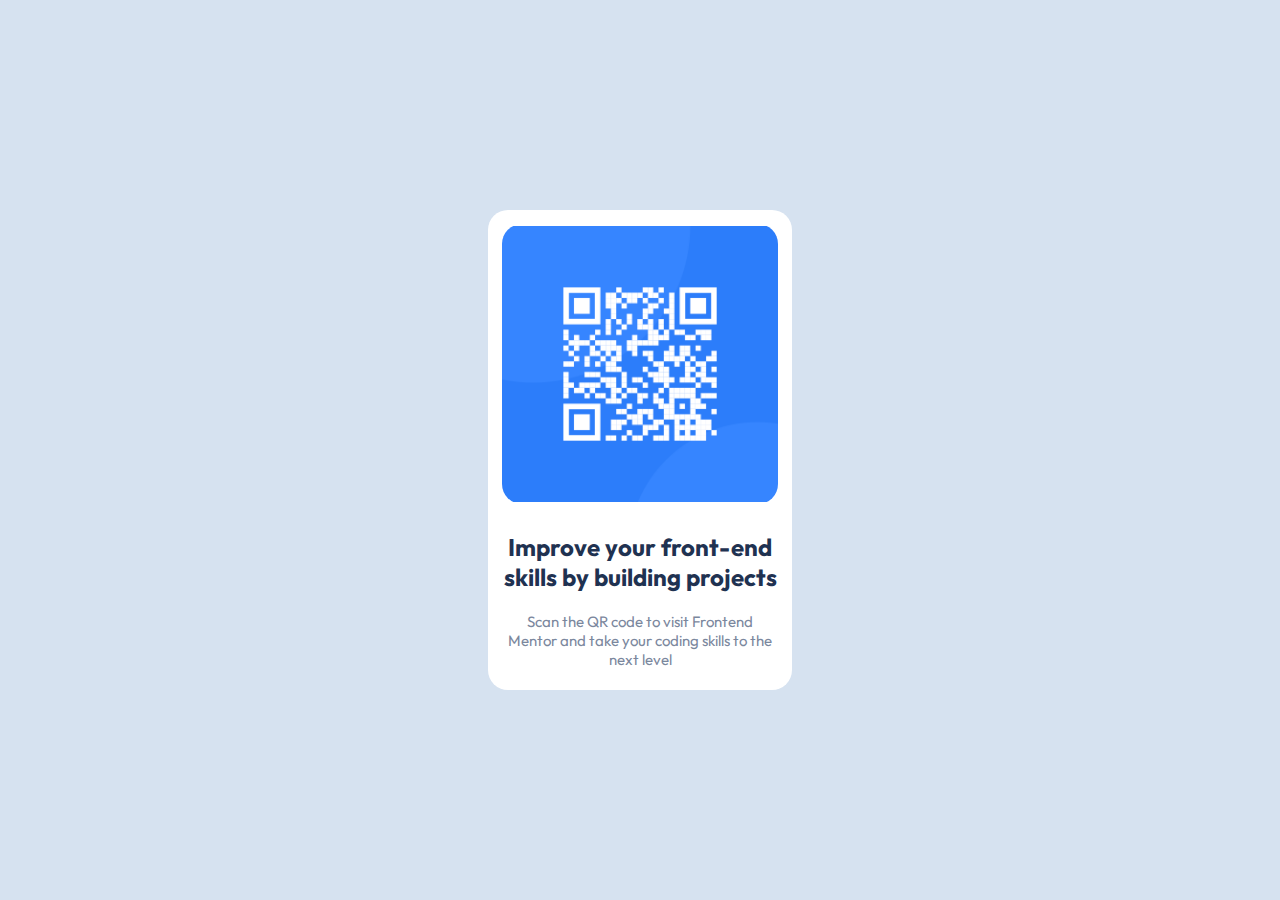
<file: 1 qr-code-component-main/index.html>
<!DOCTYPE html>
<html lang="en">
  <head>
    <meta charset="UTF-8" />
    <meta name="viewport" content="width=device-width, initial-scale=1.0" />
    <link
      rel="icon"
      type="image/png"
      sizes="32x32"
      href="./images/favicon-32x32.png"
    />
    <title>Frontend Mentor | QR code component</title>
    <!-- Google Font -->
    <link rel="preconnect" href="https://fonts.googleapis.com" />
    <link rel="preconnect" href="https://fonts.gstatic.com" crossorigin />
    <link
      href="https://fonts.googleapis.com/css2?family=Outfit&display=swap"
      rel="stylesheet"
    />
    <!-- <style>
    .attribution { font-size: 11px; text-align: center; }
    .attribution a { color: hsl(228, 45%, 44%); }
  </style> -->
    <link rel="stylesheet" href="style.css" />
  </head>
  <body>
    <div class="container">
      <div class="row">
        <div class="col">
          <img src="./images/image-qr-code.png" alt="QR Code" />
        </div>
        <div class="col">
          <h2 class="title">
            Improve your front-end skills by building projects
          </h2>
          <p class="subtitle">
            Scan the QR code to visit Frontend Mentor and take your coding
            skills to the next level
          </p>
        </div>
      </div>
    </div>

    <!-- <div class="attribution">
    Challenge by <a href="https://www.frontendmentor.io?ref=challenge" target="_blank">Frontend Mentor</a>. 
    Coded by <a href="#">Mr. Aniket G. Tayade</a>.
  </div> -->
  </body>
</html>
</file>
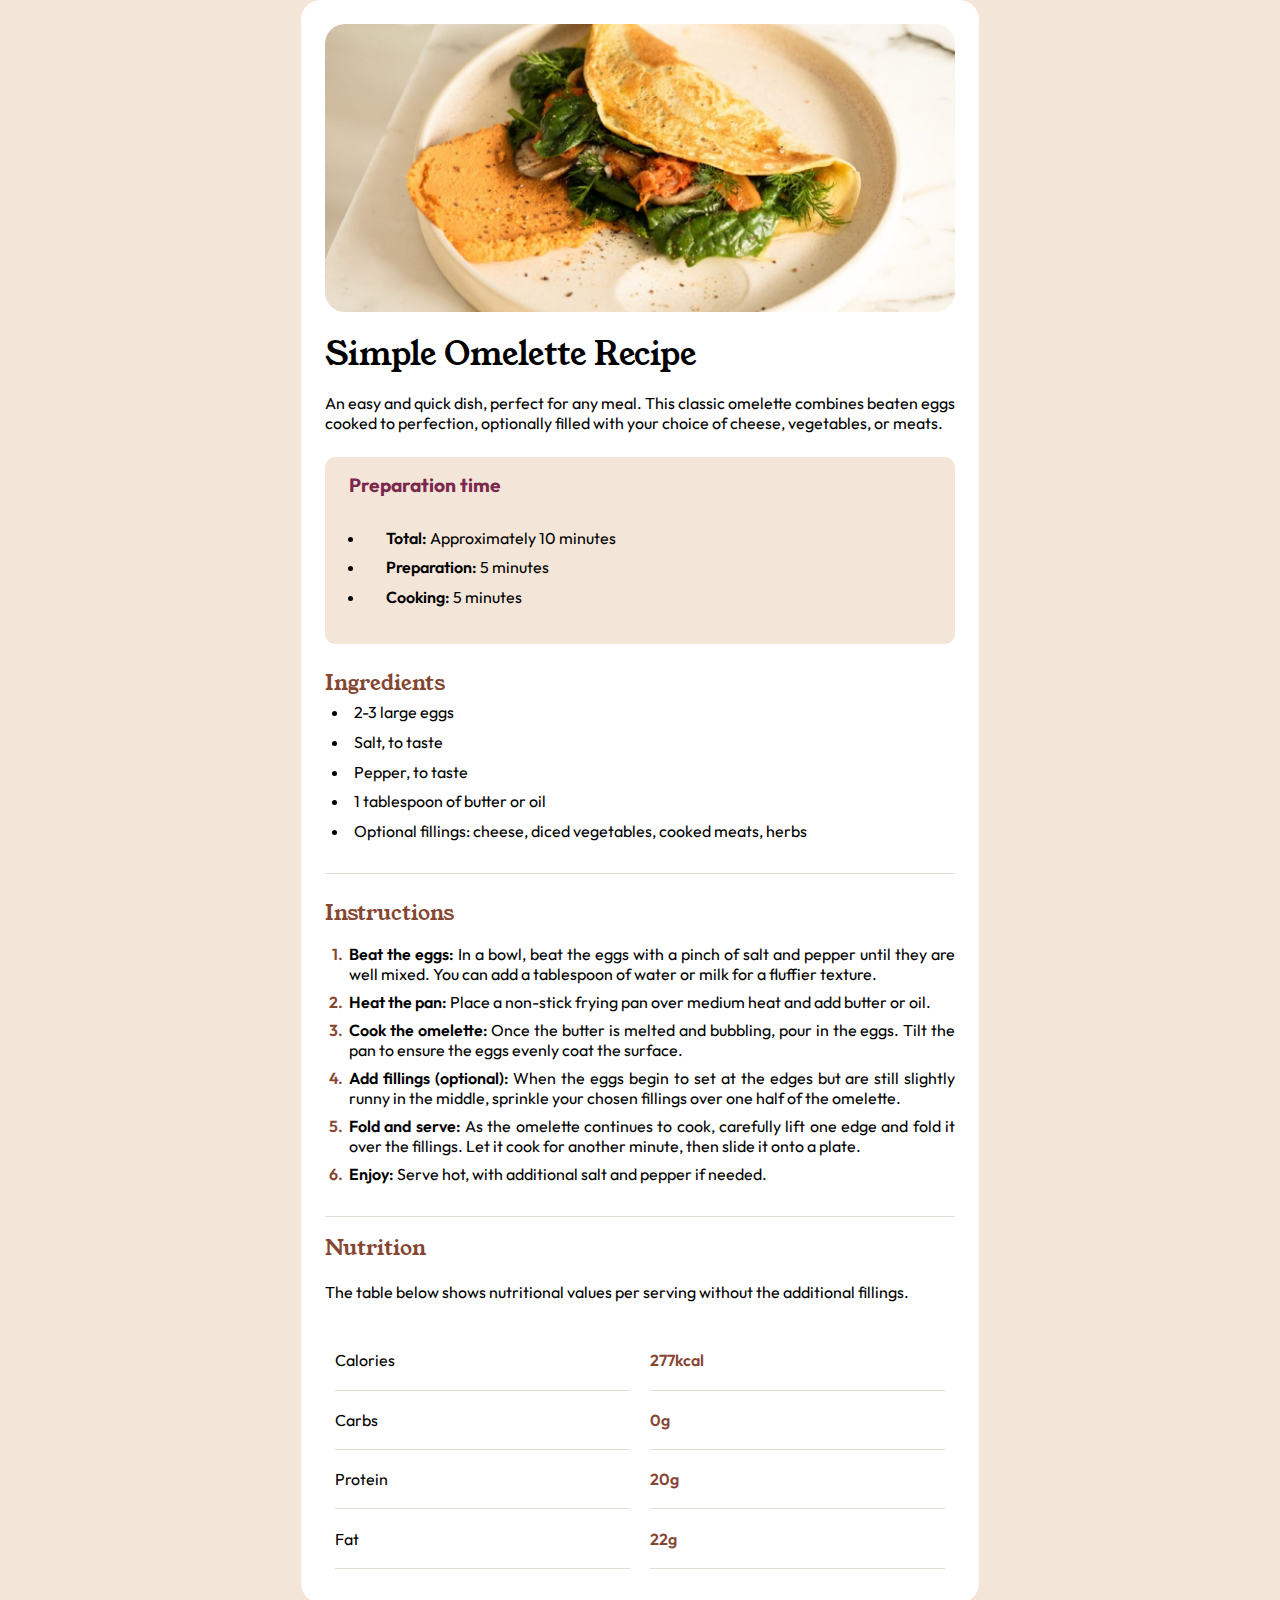
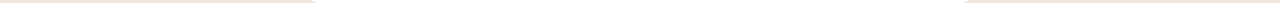
<file: 2 recipe-page-main/index.html>
<!DOCTYPE html>
<html lang="en">
  <head>
    <meta charset="UTF-8" />
    <meta name="viewport" content="width=device-width, initial-scale=1.0" />
    <link
      rel="icon"
      type="image/png"
      sizes="32x32"
      href="./assets/images/favicon-32x32.png"
    />
    <title>Frontend Mentor | Recipe page</title>
    <link rel="stylesheet" href="style.css" />
  </head>
  <body>
    <div class="card-container">
      <div class="card">
        <div class="card-image">
          <img src="./assets/images/image-omelette.jpeg" alt="omelette" />
        </div>
  
        <div class="card-body">
          <h1 class="title">Simple Omelette Recipe</h1>
          <p class="info">
            An easy and quick dish, perfect for any meal. This classic omelette
            combines beaten eggs cooked to perfection, optionally filled with your
            choice of cheese, vegetables, or meats.
          </p>
  
          <div class="preparation">
            <h2>Preparation time</h2>
            <ul>
              <li><span>Total:</span> Approximately 10 minutes</li>
              <li><span>Preparation:</span> 5 minutes</li>
              <li><span>Cooking:</span> 5 minutes</li>
            </ul>
          </div>
  
          <div class="ingredients">
            <h2>Ingredients</h2>
            <ul>
              <li>2-3 large eggs</li>
              <li>Salt, to taste</li>
              <li>Pepper, to taste</li>
              <li>1 tablespoon of butter or oil</li>
              <li>
                Optional fillings: cheese, diced vegetables, cooked meats, herbs
              </li>
            </ul>
          </div>
  
          <div class="instructions">
            <h2>Instructions</h2>
            <ol>
              <li>
                <span>Beat the eggs:</span> In a bowl, beat the eggs with a pinch of salt and
                pepper until they are well mixed. You can add a tablespoon of
                water or milk for a fluffier texture.
              </li>
              <li>
                <span>Heat the pan:</span> Place a non-stick frying pan over medium heat and
                add butter or oil.
              </li>
              <li>
                <span>Cook the omelette:</span> Once the butter is melted and bubbling, pour in
                the eggs. Tilt the pan to ensure the eggs evenly coat the surface.
              </li>
              <li>
                <span>Add fillings (optional):</span> When the eggs begin to set at the edges
                but are still slightly runny in the middle, sprinkle your chosen
                fillings over one half of the omelette.
              </li>
              <li>
                <span>Fold and serve:</span> As the omelette continues to cook, carefully lift
                one edge and fold it over the fillings. Let it cook for another
                minute, then slide it onto a plate.
              </li>
              <li>
                <span>Enjoy:</span> Serve hot, with additional salt and pepper if needed.
              </li>
            </ol>
          </div>
  
          <div class="nutri">
            <h2>Nutrition</h2>
            <p>
              The table below shows nutritional values per serving without the
              additional fillings.
            </p>
            <div class="row">
              <div class="col">
                <p>Calories</p>
                <p>Carbs</p>
                <p>Protein</p>
                <p>Fat</p>
              </div>

              <div class="col">
                <p><span>277kcal</span></p>
                <p><span>0g</span></p>
                <p><span>20g</span></p>
                <p><span>22g</span></p>
              </div>
            </div>
          </div>
        </div>
      </div>
    </div>
  </body>
</html>
</file>
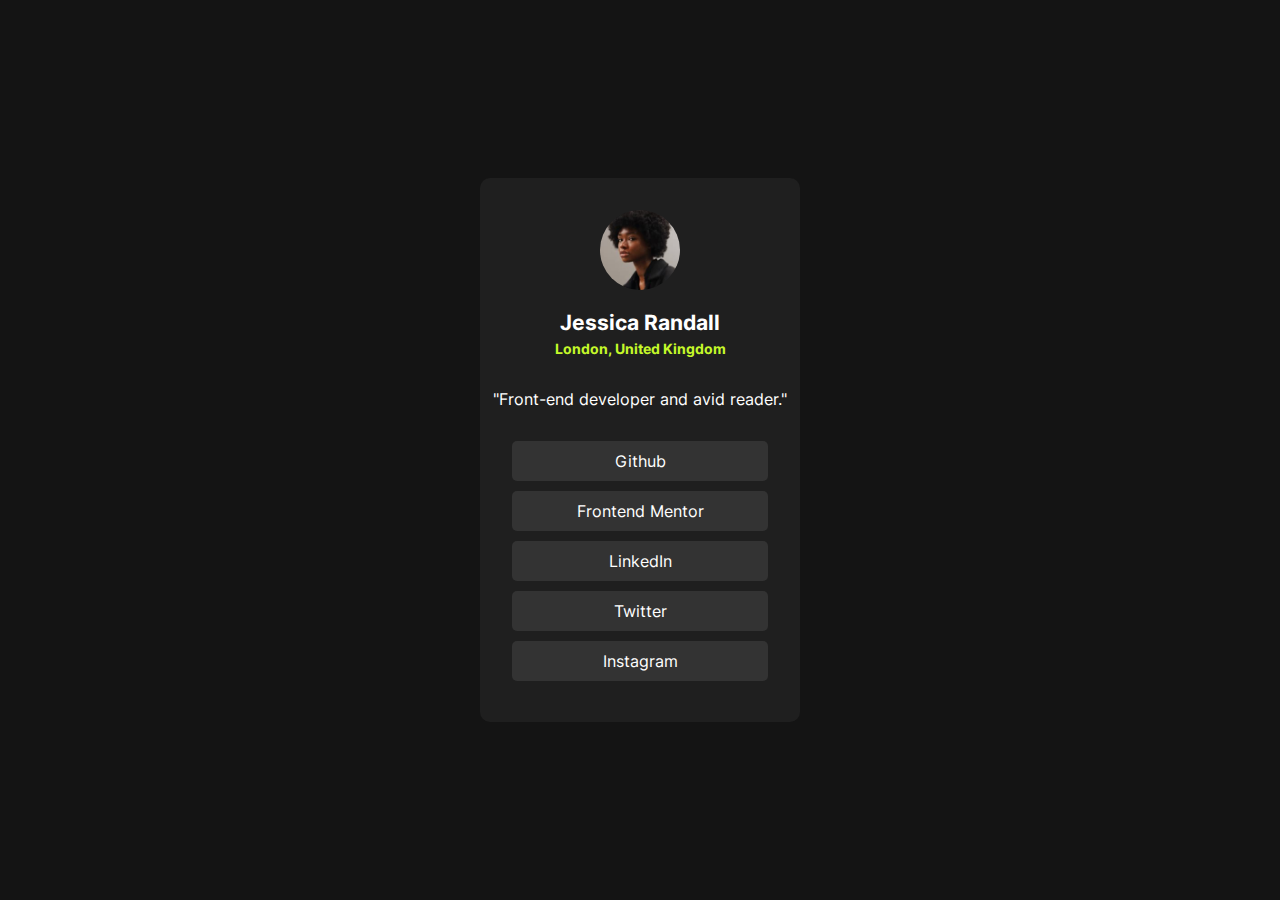
<file: 3 social-links-profile-main/index.html>
<!DOCTYPE html>
<html lang="en">
<head>
  <meta charset="UTF-8">
  <meta name="viewport" content="width=device-width, initial-scale=1.0"> <!-- displays site properly based on user's device -->
  <link rel="icon" type="image/png" sizes="32x32" href="./assets/images/favicon-32x32.png">
  <title>Frontend Mentor | Social links profile</title>
  <link rel="stylesheet" href="style.css">
</head>
<body>
    <div class="card-container">
      <div class="card">
        <div class="card-header">
          <div class="avatar">
            <img src="./assets/images/avatar-jessica.jpeg" alt="avatar" />
          </div>
          <div class="title">
            <h2>Jessica Randall</h2>
            <h4>London, United Kingdom</h4>
            <p class="position">"Front-end developer and avid reader."</p>
          </div>
        </div>

        <div class="social">
          <a href="#">Github</a>
          <a href="#">Frontend Mentor</a>
          <a href="#">LinkedIn</a>
          <a href="#">Twitter</a>
          <a href="#">Instagram</a>
        </div>
      </div>
    </div>
</body>
</html>
</file>
<file: 1 qr-code-component-main/style.css>
*{
    margin: 0;
    padding: 0;
    box-sizing: border-box;
    font-family: 'Outfit', sans-serif;
}

.container{
    width: 100vw;
    height: 100vh;
    display: flex;
    align-items: center;
    justify-content: center;
    background-color: hsl(212, 45%, 89%);
}

.row{
    display: flex;
    flex-direction: column;
    align-items: center;
    justify-content: center;
    background-color: hsl(0, 0%, 100%);
    border-radius: 20px;
    width: 19rem;
    height: 30rem;
}

.col{
    width: 100%;
    height: 100%;
    padding: 14px;
}

.col img{
    width: 100%;
    height: 100%;
    object-fit: contain;
    border-radius: 20px;
}

.col .title, .subtitle{
    text-align: center;
}

.col .title{
    color: hsl(218, 44%, 22%);
    padding-bottom: 20px;
    font-weight: 700;
}

.col .subtitle{
    color: hsl(220, 15%, 55%);
    font-size: 15px;
    font-weight: 400;
}
</file>
<file: 2 recipe-page-main/style.css>
@font-face {
    font-family: "Outfit";
    src: url('./assets/fonts/outfit/Outfit-VariableFont_wght.ttf');
    font-style: normal;
}

@font-face {
    font-family: "Young-serif";
    src: url('./assets/fonts/young-serif/YoungSerif-Regular.ttf');
}

*{
    margin: 0;
    padding: 0;
    box-sizing: border-box;
    font-family: 'Outfit', sans-serif;
}

.card-container{
    display: flex;
    flex-direction: column;
    align-items: center;
    justify-content: center;
    background-color: hsl(30, 54%, 90%);
}

.card{
    width: 53%;
    height: auto;
    padding: 1.5rem;
    background-color: hsl(0, 0%, 100%);
    border-radius: 20px;
}

.card-image{
    padding-bottom: 1rem;
}

.card-image img{
    width: 100%;
    height: 100%;
    object-fit: contain;
    border-radius: 20px;
}

.card-body .title{
    font-family: 'Young-serif', sans-serif;
    font-size: 2rem;
    font-weight: 500;
    padding-bottom: 1rem;
}   

.card-body .info{
    font-size: 1rem;
    padding-bottom: 1.5rem;
}

.preparation{
    width: 100%;
    background-color: hsl(30, 54%, 90%);
    padding: 1rem 1.5rem;
    border-radius: 10px;
    margin-bottom: 1.5rem;
}

.preparation h2{
    font-size: 1.2rem;
    color: hsl(332, 51%, 32%);
    padding-bottom: 0.6rem;
}

.preparation ul{
    padding: 1rem;
}

.preparation ul li{
    padding: .3rem;
}

.preparation ul li span{
    font-weight: 600;
    padding-left: 1rem;
}

.ingredients, .instructions{
    border-bottom: 1px solid hsl(30, 18%, 87%);
}

.ingredients h2, .instructions h2, .nutri h2{
    font-family: 'Young-serif', sans-serif;
    font-size: 1.3rem;
    color: hsl(14, 45%, 36%);
    font-weight: 500;
    word-spacing: 5px;
}

.ingredients ul{
    padding-left: 1.5rem;
}

.ingredients ul li{
    padding: .3rem;
}

.ingredients ul li:last-child, .instructions ol li:last-child{
    padding-bottom: 2rem;
}

.instructions{
    padding-top: 1.5rem;
}

.instructions ol{
    padding-left: 1.5rem;
    padding-top: 1rem;
}

.instructions ol li{
    counter-increment: list;
    list-style-type: none;
    position: relative;
    padding-bottom: 0.5rem;
    text-align: justify;
}

.instructions ol li:before {
    color: hsl(14, 45%, 36%);
    content: counter(list) ".";
    left: -32px;
    position: absolute;
    text-align: right;
    width: 26px;
    font-weight: 600;
}

.instructions ol li span{
    font-weight: 600;
}

.nutri{
    padding-top: 1rem;
}

.nutri p{
    padding: 1.2rem 0;
}

.col{
    float: left;
    width: 50%;
    padding: 10px;
}

.col p{
    border-bottom: 1px solid hsl(30, 18%, 87%);
}

.col p span{
    color: hsl(14, 45%, 36%);
    font-weight: 600;
}

.row:after {
    content: "";
    display: table;
    clear: both;
}

@media (max-width: 375px){
    .card{
        width: 100%;
        padding: 0;
        border-radius: 0;
    }   
    .card-image img{
        object-fit: cover;
        border-radius: 0;
    }
    .card-body{
        padding: 1.5rem;
    }
}
</file>
<file: 3 social-links-profile-main/style.css>
:root{
    --black: hsl(0, 0%, 8%);
    --darkgrey: hsl(0, 0%, 12%);
    --grey: hsl(0, 0%, 20%);
    --white: hsl(0, 0%, 100%);
    --neon: hsl(75, 94%, 57%);
}

@font-face {
    font-family: 'Inter';
    src: url('./assets/fonts/Inter-VariableFont_slnt\,wght.ttf');
}

*{
    margin: 0;
    padding: 0;
    box-sizing: border-box;
}

body{
    font-family: 'Inter', sans-serif;
    background-color: var(--black);
    color: var(--white);
}

.card-container{
    width: 100vw;
    height: 100vh;
    display: flex;
    align-items: center;
    justify-content: center;
}

.card{
    width: 20rem;
    height: 34rem;
    background-color: var(--darkgrey);
    text-align: center;
    border-radius: 10px;
}

.card-header{
    display: flex;
    flex-direction: column;
    align-items: center;
    justify-content: center;
    padding: 2rem 0.5rem;
}

.avatar{
    width: 5rem;
    padding-bottom: 1rem;
}

.avatar img{
    width: 100%;
    height: 100%;
    object-fit: contain;
    border-radius: 50%;
}

.title h2{
    font-size: 1.32rem;
    padding-bottom: 5px;
}

.title h4{
    font-size: 14px;
    color: var(--neon);
    padding-bottom: 2rem;
}

.title .position{
    color: var(--white);
}

.social{
    display: flex;
    flex-direction: column;
    align-items: center;
    justify-content: center;
    gap: 10px;
}

.social a{
    width: 80%;
    padding: 10px 20px;
    margin: 0 10px;
    background-color: var(--grey);   
    text-decoration: none;
    color: var(--white);
    border-radius: 5px;
    cursor: pointer;
}

.social a:hover{
    background-color: var(--neon);
    color: var(--darkgrey);
}
</file>
